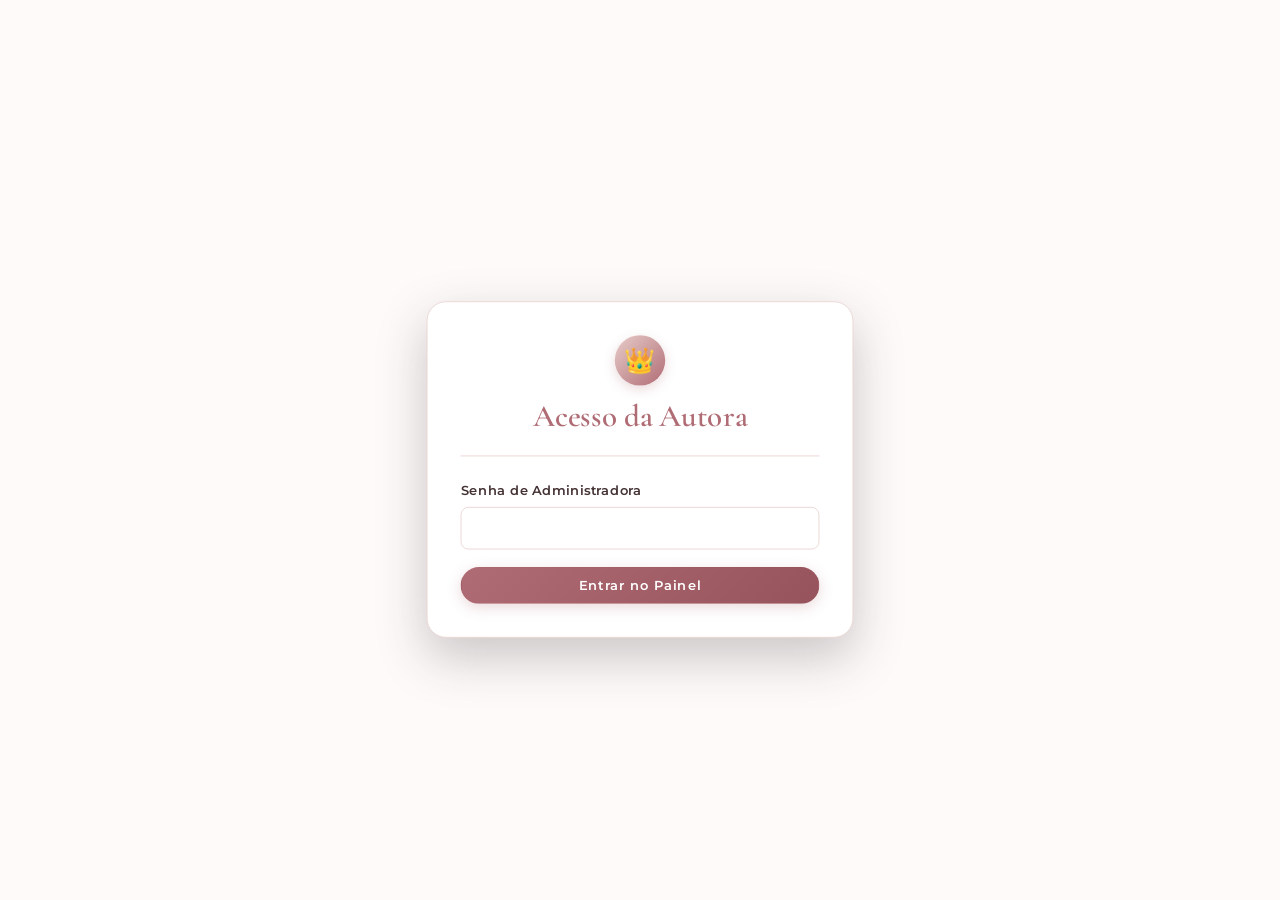
<file: acesso-restrito-2026.html>
<!DOCTYPE html>
<html lang="pt-BR">
<head>
  <meta charset="UTF-8" />
  <meta name="viewport" content="width=device-width, initial-scale=1.0" />
  <title>Acesso Restrito</title>
  <link rel="stylesheet" href="css/style.css" />
  <meta name="robots" content="noindex, nofollow" />
</head>
<body style="display: flex; justify-content: center; align-items: center; height: 100vh; background: #fdfaf9;">
  <div class="modal-card modal-card-sm" style="display: block; position: relative;">
    <div class="modal-head">
      <div class="modal-icon-badge">👑</div>
      <h2>Acesso da Autora</h2>
    </div>
    <form id="login-form">
      <div class="form-group" style="text-align: left;">
        <label for="password">Senha de Administradora</label>
        <input type="password" id="password" class="form-input" required />
      </div>
      <div id="error-msg" style="color: red; margin-bottom: 10px; display: none;">Senha incorreta.</div>
      <button type="submit" class="btn btn-primary" style="width: 100%;">Entrar no Painel</button>
    </form>
  </div>
  <script>
    document.getElementById('login-form').addEventListener('submit', async (e) => {
      e.preventDefault();
      const pwd = document.getElementById('password').value;
      const res = await fetch('/api/login', {
        method: 'POST',
        headers: { 'Content-Type': 'application/json' },
        body: JSON.stringify({ password: pwd })
      });
      if (res.ok) {
        window.location.href = '/gestao-secreta-2026.html';
      } else {
        document.getElementById('error-msg').style.display = 'block';
      }
    });
  </script>
</body>
</html>
</file>
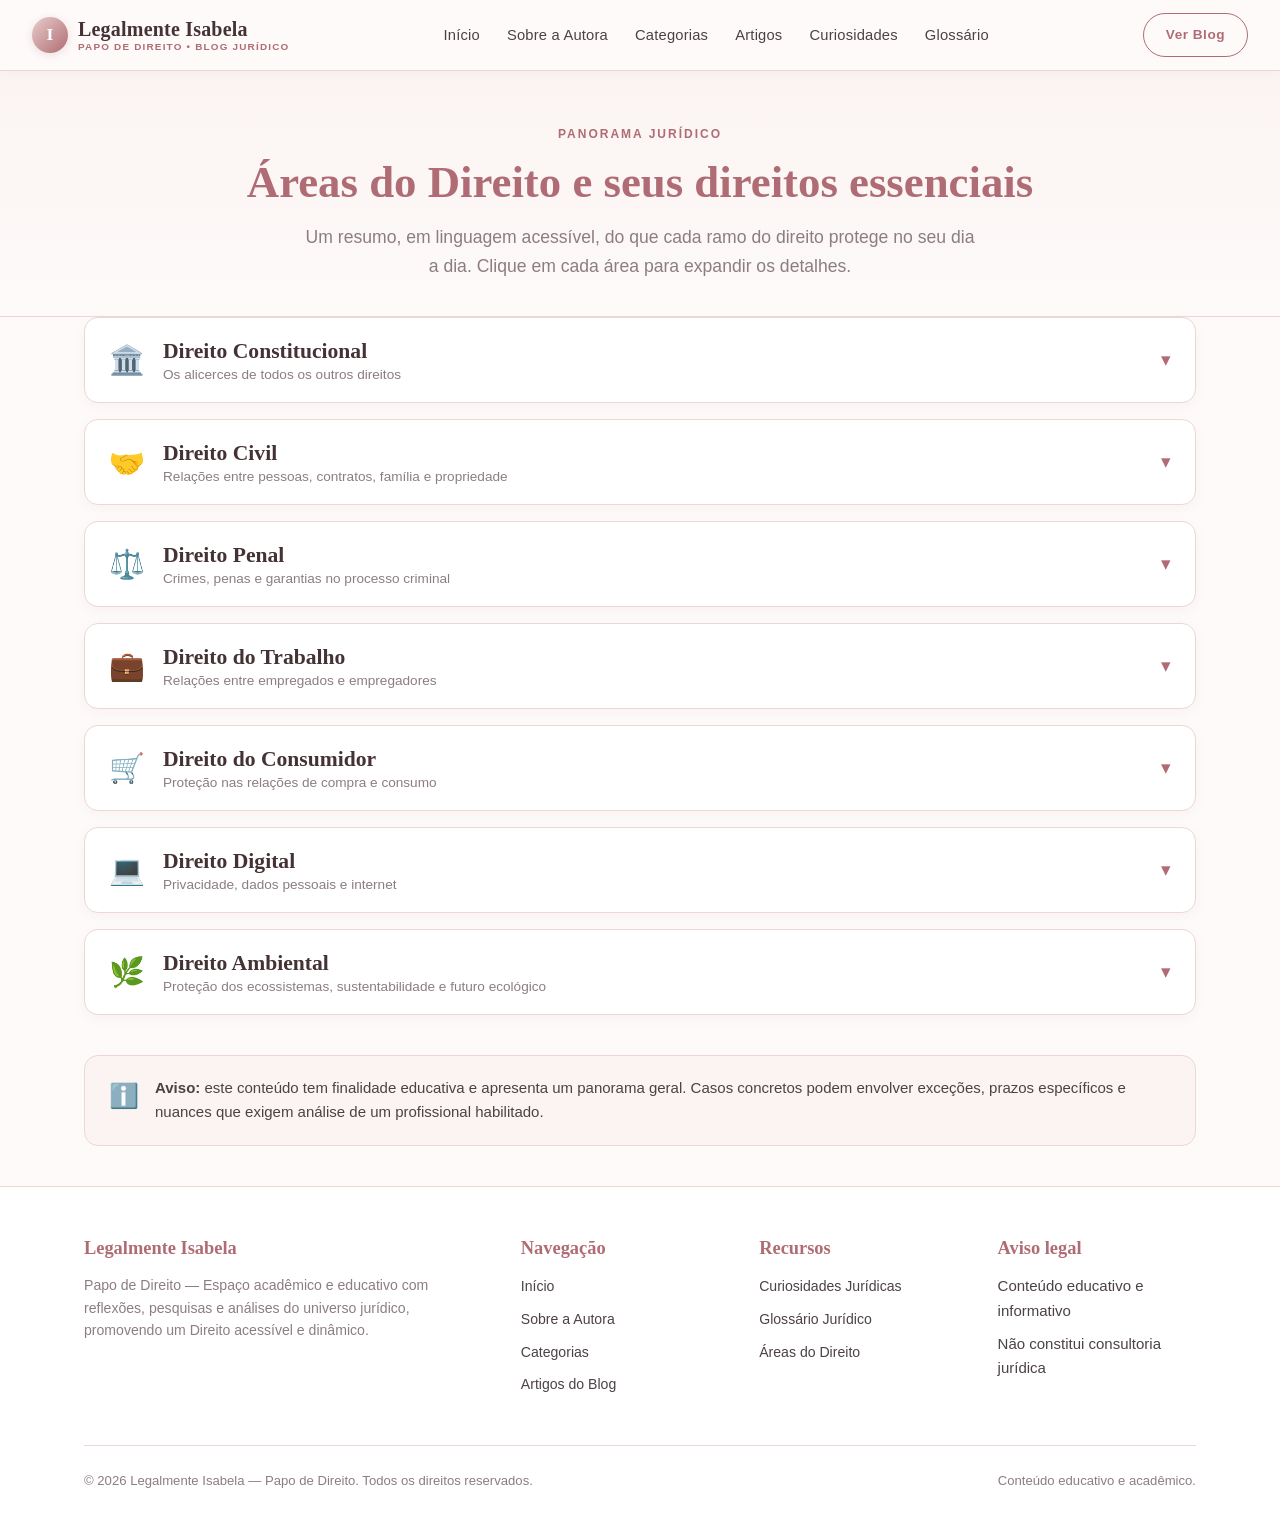
<file: direitos.html>
<!DOCTYPE html>
<html lang="pt-BR">

<head>
  <meta charset="UTF-8" />
  <meta name="viewport" content="width=device-width, initial-scale=1.0" />
  <title>Áreas do Direito — Legalmente Isabela</title>
  <meta name="description"
    content="Panorama das principais áreas do direito: civil, penal, trabalhista, consumidor, digital, ambiental e constitucional." />
  <link rel="icon" type="image/svg+xml" href="assets/favicon.svg" />
  <link rel="alternate icon" href="favicon.svg" />
  <meta property="og:type" content="article" />
  <meta property="og:title" content="Áreas do Direito e seus Direitos Essenciais — Legalmente Isabela" />
  <meta property="og:description"
    content="Guia em linguagem clara sobre os ramos do direito: civil, penal, trabalhista, consumidor, digital e ambiental." />
  <meta property="og:image" content="assets/img/banner-hero.png" />
  <link rel="stylesheet" href="css/style.css" />
  <meta http-equiv="Content-Security-Policy"
    content="default-src 'self'; style-src 'self' 'unsafe-inline' https://fonts.googleapis.com; font-src 'self' https://fonts.gstatic.com data:; img-src 'self' data: blob:; script-src 'self' 'unsafe-inline';" />
  <meta http-equiv="X-Content-Type-Options" content="nosniff" />
  <meta name="referrer" content="strict-origin-when-cross-origin" />
</head>

<body>

  <header class="site-header">
    <div class="container">
      <a href="index.html" class="brand-wrapper">
        <span class="brand-icon">I</span>
        <div class="brand-text">
          <span class="brand-title">Legalmente Isabela</span>
          <span class="brand-subtitle">Papo de Direito • Blog Jurídico</span>
        </div>
      </a>
      <button class="nav-toggle" aria-label="Abrir menu">☰</button>
      <nav class="main-nav">
        <a href="index.html">Início</a>
        <a href="index.html#sobre-autora">Sobre a Autora</a>
        <a href="index.html#categorias">Categorias</a>
        <a href="index.html#artigos-section">Artigos</a>
        <a href="curiosidades.html">Curiosidades</a>
        <a href="glossario.html">Glossário</a>
      </nav>
      <div class="header-actions">
        <a href="index.html#artigos-section" class="btn btn-outline">Ver Blog</a>
      </div>
    </div>
  </header>

  <section class="page-hero">
    <div class="container">
      <span class="eyebrow">Panorama jurídico</span>
      <h1>Áreas do Direito e seus direitos essenciais</h1>
      <p>Um resumo, em linguagem acessível, do que cada ramo do direito protege no seu dia a dia. Clique em cada área
        para expandir os detalhes.</p>
    </div>
  </section>

  <section>
    <div class="container">

      <div class="area-block">
        <button class="area-head">
          <span class="icon">🏛️</span>
          <span class="titles">
            <h3>Direito Constitucional</h3>
            <span class="sub">Os alicerces de todos os outros direitos</span>
          </span>
          <span class="chevron">▾</span>
        </button>
        <div class="area-body">
          <ul>
            <li>Garante direitos e garantias fundamentais: vida, liberdade, igualdade, segurança e propriedade.</li>
            <li>Organiza os Poderes do Estado (Executivo, Legislativo e Judiciário) e suas competências.</li>
            <li>Prevê remédios constitucionais, como habeas corpus, mandado de segurança e habeas data.</li>
            <li>Estabelece os direitos sociais: educação, saúde, trabalho, moradia, lazer e segurança.</li>
          </ul>
          <p class="base-legal">Base legal: Constituição Federal de 1988, art. 5º e seguintes.</p>
        </div>
      </div>

      <div class="area-block">
        <button class="area-head">
          <span class="icon">🤝</span>
          <span class="titles">
            <h3>Direito Civil</h3>
            <span class="sub">Relações entre pessoas, contratos, família e propriedade</span>
          </span>
          <span class="chevron">▾</span>
        </button>
        <div class="area-body">
          <ul>
            <li>Regula contratos, obrigações, responsabilidade civil e reparação por danos.</li>
            <li>Trata de direito de família: casamento, união estável, guarda de filhos e divórcio.</li>
            <li>Disciplina sucessões: como um patrimônio é transmitido após o falecimento (herança e testamento).</li>
            <li>Define direitos de propriedade, posse e formas de aquisição, como o usucapião.</li>
          </ul>
          <p class="base-legal">Base legal: Código Civil (Lei nº 10.406/2002).</p>
        </div>
      </div>

      <div class="area-block">
        <button class="area-head">
          <span class="icon">⚖️</span>
          <span class="titles">
            <h3>Direito Penal</h3>
            <span class="sub">Crimes, penas e garantias no processo criminal</span>
          </span>
          <span class="chevron">▾</span>
        </button>
        <div class="area-body">
          <ul>
            <li>Define quais condutas são consideradas crimes e as respectivas penas previstas em lei.</li>
            <li>Assegura princípios como presunção de inocência e direito ao contraditório e à ampla defesa.</li>
            <li>Ninguém pode ser punido por conduta que não era crime no momento em que foi praticada (princípio da
              legalidade).</li>
            <li>O Tribunal do Júri julga os crimes dolosos contra a vida.</li>
          </ul>
          <p class="base-legal">Base legal: Código Penal (Decreto-Lei nº 2.848/1940) e Constituição Federal, art. 5º.
          </p>
        </div>
      </div>

      <div class="area-block">
        <button class="area-head">
          <span class="icon">💼</span>
          <span class="titles">
            <h3>Direito do Trabalho</h3>
            <span class="sub">Relações entre empregados e empregadores</span>
          </span>
          <span class="chevron">▾</span>
        </button>
        <div class="area-body">
          <ul>
            <li>Garante direitos como férias remuneradas, 13º salário, FGTS e limite de jornada de trabalho.</li>
            <li>Regula normas de segurança e saúde no ambiente de trabalho.</li>
            <li>Prevê o aviso prévio e regras para rescisão do contrato de trabalho.</li>
            <li>Protege a licença-maternidade e a licença-paternidade.</li>
          </ul>
          <p class="base-legal">Base legal: Consolidação das Leis do Trabalho — CLT (Decreto-Lei nº 5.452/1943).</p>
        </div>
      </div>

      <div class="area-block">
        <button class="area-head">
          <span class="icon">🛒</span>
          <span class="titles">
            <h3>Direito do Consumidor</h3>
            <span class="sub">Proteção nas relações de compra e consumo</span>
          </span>
          <span class="chevron">▾</span>
        </button>
        <div class="area-body">
          <ul>
            <li>Garante direito à informação clara sobre produtos e serviços.</li>
            <li>Prevê prazo de 7 dias para arrependimento em compras feitas fora do estabelecimento (internet,
              telefone).</li>
            <li>Estabelece prazos de garantia legal para produtos duráveis e não duráveis.</li>
            <li>Protege contra publicidade enganosa e práticas comerciais abusivas.</li>
          </ul>
          <p class="base-legal">Base legal: Código de Defesa do Consumidor — CDC (Lei nº 8.078/1990).</p>
        </div>
      </div>

      <div class="area-block">
        <button class="area-head">
          <span class="icon">💻</span>
          <span class="titles">
            <h3>Direito Digital</h3>
            <span class="sub">Privacidade, dados pessoais e internet</span>
          </span>
          <span class="chevron">▾</span>
        </button>
        <div class="area-body">
          <ul>
            <li>Regula a coleta, o uso e o armazenamento de dados pessoais por empresas e órgãos públicos.</li>
            <li>Garante direitos como acesso, correção e exclusão dos próprios dados pessoais.</li>
            <li>O Marco Civil da Internet estabelece princípios como neutralidade de rede e liberdade de expressão
              online.</li>
            <li>Discute temas emergentes, como o direito ao esquecimento e a responsabilidade de plataformas digitais.
            </li>
          </ul>
          <p class="base-legal">Base legal: Lei Geral de Proteção de Dados — LGPD (Lei nº 13.709/2018) e Marco Civil da
            Internet (Lei nº 12.965/2014).</p>
        </div>
      </div>

      <div class="area-block">
        <button class="area-head">
          <span class="icon">🌿</span>
          <span class="titles">
            <h3>Direito Ambiental</h3>
            <span class="sub">Proteção dos ecossistemas, sustentabilidade e futuro ecológico</span>
          </span>
          <span class="chevron">▾</span>
        </button>
        <div class="area-body">
          <ul>
            <li>Consagra o direito ao meio ambiente ecologicamente equilibrado como bem de uso comum do povo e essencial
              à sadia qualidade de vida (art. 225 da CF/88).</li>
            <li>Estabelece os princípios fundamentais da prevenção, da precaução (<em>in dubio pro natura</em>) e do
              poluidor-pagador.</li>
            <li>Regulamenta o licenciamento ambiental e a exigência de Estudo Prévio de Impacto Ambiental (EIA/RIMA)
              para atividades potencialmente poluidoras.</li>
            <li>Define a responsabilidade civil objetiva e solidária por danos ecológicos (teoria do risco integral),
              além de sanções penais e administrativas.</li>
            <li>Protege unidades de conservação, recursos hídricos, fauna, flora e biomas nacionais como a Amazônia e a
              Mata Atlântica.</li>
          </ul>
          <p class="base-legal">Base legal: Constituição Federal de 1988 (art. 225), Política Nacional do Meio Ambiente
            (Lei nº 6.938/1981), Lei de Crimes Ambientais (Lei nº 9.605/1998) e Código Florestal (Lei nº 12.651/2012).
          </p>
        </div>
      </div>

    </div>
  </section>

  <section class="alt-bg">
    <div class="container">
      <div class="disclaimer">
        <span class="ico">ℹ️</span>
        <div>
          <strong>Aviso:</strong> este conteúdo tem finalidade educativa e apresenta um panorama geral. Casos concretos
          podem envolver exceções, prazos específicos e nuances que exigem análise de um profissional habilitado.
        </div>
      </div>
    </div>
  </section>

  <footer class="site-footer">
    <div class="container">
      <div class="footer-grid">
        <div>
          <h4>Legalmente Isabela</h4>
          <p>Papo de Direito — Espaço acadêmico e educativo com reflexões, pesquisas e análises do universo jurídico,
            promovendo um Direito acessível e dinâmico.</p>
        </div>
        <div>
          <h4>Navegação</h4>
          <ul>
            <li><a href="index.html">Início</a></li>
            <li><a href="index.html#sobre-autora">Sobre a Autora</a></li>
            <li><a href="index.html#categorias">Categorias</a></li>
            <li><a href="index.html#artigos-section">Artigos do Blog</a></li>
          </ul>
        </div>
        <div>
          <h4>Recursos</h4>
          <ul>
            <li><a href="curiosidades.html">Curiosidades Jurídicas</a></li>
            <li><a href="glossario.html">Glossário Jurídico</a></li>
            <li><a href="direitos.html">Áreas do Direito</a></li>
          </ul>
        </div>
        <div>
          <h4>Aviso legal</h4>
          <ul>
            <li>Conteúdo educativo e informativo</li>
            <li>Não constitui consultoria jurídica</li>
          </ul>
        </div>
      </div>
      <div class="footer-bottom">
        <span>© <span id="year"></span> Legalmente Isabela — Papo de Direito. Todos os direitos reservados.</span>
        <span>Conteúdo educativo e acadêmico.</span>
      </div>
    </div>
  </footer>

  <script src="js/script.js"></script>
</body>

</html>
</file>
<file: css/style.css>
/* ==========================================================================
   LEGALMENTE ISABELA — PAPO DE DIREITO | BLOG JURÍDICO
   Design System & Estilos Globais
   Identidade: Nude, Rosê Gold, Terracotta Suave, Mármore & Editorial Sofisticado
   ========================================================================== */

@import url('https://fonts.googleapis.com/css2?family=Cinzel:wght@400;600;700&family=Cormorant+Garamond:ital,wght@0,400;0,600;0,700;1,400&family=Montserrat:wght@300;400;500;600;700&display=swap');

:root {
  /* Paleta Rosê / Nude / Terracotta Editorial */
  --bg-page: #fdfaf9;
  --bg-alt: #f8f1ef;
  --bg-card: #ffffff;
  --bg-soft-blush: #fbf4f2;
  
  --rose-primary: #b06c74;
  --rose-hover: #97535b;
  --rose-dark: #7c3f46;
  --rose-light: #e8cdca;
  --rose-subtle: #f4e5e2;
  
  --gold-accent: #c99b82;
  --gold-light: #e8d5c8;
  
  --text-title: #443234;
  --text-heading-rose: #b06c74;
  --text-body: #4c4244;
  --text-muted: #8c7d80;
  --text-light: #a39598;
  
  --border-light: #ebd8d5;
  --border-focus: #b06c74;
  
  --radius-sm: 8px;
  --radius-md: 14px;
  --radius-lg: 20px;
  --radius-pill: 9999px;
  
  --shadow-sm: 0 4px 12px rgba(176, 108, 116, 0.05);
  --shadow-md: 0 10px 25px rgba(176, 108, 116, 0.08);
  --shadow-hover: 0 16px 36px rgba(176, 108, 116, 0.14);
  
  --font-serif-display: 'Cinzel', serif;
  --font-serif: 'Cormorant Garamond', Georgia, serif;
  --font-sans: 'Montserrat', -apple-system, BlinkMacSystemFont, "Segoe UI", Roboto, sans-serif;
  
  --max-w: 1160px;
  --transition-fast: 0.2s ease;
  --transition-normal: 0.3s ease;
}

/* Reset básico */
*, *::before, *::after {
  box-sizing: border-box;
  margin: 0;
  padding: 0;
}

html {
  scroll-behavior: smooth;
}

body {
  font-family: var(--font-sans);
  background-color: var(--bg-page);
  color: var(--text-body);
  line-height: 1.65;
  font-size: 15px;
  -webkit-font-smoothing: antialiased;
}

/* Tipografia */
h1, h2, h3, h4, .serif-title {
  font-family: var(--font-serif);
  color: var(--text-title);
  font-weight: 600;
  line-height: 1.25;
}

p {
  margin-bottom: 1rem;
}

a {
  color: inherit;
  text-decoration: none;
  transition: color var(--transition-fast);
}

img {
  max-width: 100%;
  height: auto;
  display: block;
}

.container {
  width: 100%;
  max-width: var(--max-w);
  margin: 0 auto;
  padding: 0 24px;
}

/* ===== Botões & Controles ===== */
.btn {
  display: inline-flex;
  align-items: center;
  justify-content: center;
  gap: 8px;
  font-family: var(--font-sans);
  font-size: 0.85rem;
  font-weight: 600;
  letter-spacing: 0.5px;
  padding: 10px 22px;
  border-radius: var(--radius-pill);
  border: 1px solid transparent;
  cursor: pointer;
  transition: all var(--transition-normal);
  text-align: center;
}

.btn-primary {
  background: linear-gradient(135deg, var(--rose-primary), var(--rose-hover));
  color: #ffffff;
  box-shadow: 0 4px 14px rgba(176, 108, 116, 0.25);
}

.btn-primary:hover {
  background: linear-gradient(135deg, var(--rose-hover), var(--rose-dark));
  transform: translateY(-2px);
  box-shadow: 0 6px 18px rgba(176, 108, 116, 0.35);
  color: #ffffff;
}

.btn-outline {
  background: transparent;
  color: var(--rose-primary);
  border-color: var(--rose-primary);
}

.btn-outline:hover {
  background: var(--rose-primary);
  color: #ffffff;
  transform: translateY(-2px);
}

.btn-gold {
  background: linear-gradient(135deg, #cfa38a, #b06c74);
  color: #ffffff;
  box-shadow: 0 4px 14px rgba(176, 108, 116, 0.25);
}

.btn-gold:hover {
  background: linear-gradient(135deg, #b06c74, #97535b);
  color: #ffffff;
  transform: translateY(-2px);
}

.btn-text-danger {
  background: transparent;
  color: #c9444d;
  border: none;
  font-size: 0.85rem;
  cursor: pointer;
  padding: 8px 14px;
  border-radius: var(--radius-sm);
  transition: background var(--transition-fast);
}

.btn-text-danger:hover {
  background: #fde8e8;
}

/* ===== Header & Navegação do Blog ===== */
.site-header {
  background: rgba(253, 250, 249, 0.98);
  backdrop-filter: blur(14px);
  position: sticky;
  top: 0;
  z-index: 1000;
  border-bottom: 1px solid var(--border-light);
  box-shadow: 0 2px 10px rgba(176, 108, 116, 0.05);
  transition: all var(--transition-normal);
}

.site-header .container,
.site-header .header-container {
  display: flex;
  align-items: center;
  justify-content: space-between;
  min-height: 70px;
  height: 70px;
  max-width: 1360px;
  padding: 0 clamp(16px, 2.5vw, 32px);
  gap: 14px;
  box-sizing: border-box;
}

/* Logotipo (para páginas secundárias) */
.brand, .brand-wrapper {
  display: inline-flex;
  align-items: center;
  gap: 10px;
  flex-shrink: 0;
  text-decoration: none;
}

.mark, .brand-icon {
  width: 36px;
  height: 36px;
  min-width: 36px;
  border-radius: 50%;
  background: linear-gradient(135deg, var(--rose-light), var(--rose-primary));
  display: flex;
  align-items: center;
  justify-content: center;
  color: #ffffff;
  font-family: var(--font-serif-display);
  font-size: 1.1rem;
  font-weight: 700;
  box-shadow: 0 2px 8px rgba(176, 108, 116, 0.2);
  flex-shrink: 0;
}

.brand-text {
  display: flex;
  flex-direction: column;
  justify-content: center;
}

.brand-title {
  font-family: var(--font-serif);
  font-size: 1.25rem;
  font-weight: 700;
  color: var(--text-title);
  letter-spacing: 0.2px;
  line-height: 1.15;
  white-space: nowrap !important;
}

.brand-subtitle, .brand small {
  font-size: 0.62rem;
  font-weight: 600;
  letter-spacing: 1.2px;
  text-transform: uppercase;
  color: var(--rose-primary);
  display: block;
  white-space: nowrap !important;
  line-height: 1.2;
}

/* Menu de Navegação Principal */
.main-nav {
  display: flex;
  align-items: center;
  gap: clamp(12px, 1.8vw, 26px);
  flex-shrink: 0;
  margin: 0;
}

.main-nav a {
  font-size: 0.92rem;
  font-weight: 500;
  color: var(--text-body);
  position: relative;
  padding: 8px 2px;
  white-space: nowrap !important; /* IMPEDE TOTALMENTE QUEBRA DE LINHA COMO 'Sobre a Autora' */
  letter-spacing: 0.2px;
  transition: color var(--transition-fast);
}

.main-nav a:hover,
.main-nav a.active {
  color: var(--rose-primary);
  font-weight: 600;
}

.main-nav a::after {
  content: '';
  position: absolute;
  bottom: -2px;
  left: 0;
  width: 0;
  height: 2px;
  background: var(--rose-primary);
  transition: width var(--transition-fast);
}

.main-nav a:hover::after,
.main-nav a.active::after {
  width: 100%;
}

/* Ações do Cabeçalho e Controles Administrativos */
.header-actions {
  display: inline-flex;
  align-items: center;
  gap: 8px;
  flex-shrink: 0;
  white-space: nowrap !important;
}

.admin-logged-controls {
  display: inline-flex;
  align-items: center;
  gap: 8px;
  flex-wrap: nowrap !important;
  white-space: nowrap !important;
}

.btn-nav-admin {
  font-family: var(--font-sans);
  font-size: 0.8rem;
  font-weight: 600;
  height: 38px;
  padding: 0 15px;
  border-radius: var(--radius-pill);
  cursor: pointer;
  display: inline-flex;
  align-items: center;
  justify-content: center;
  gap: 6px;
  white-space: nowrap !important; /* IMPEDE QUEBRA DE LINHA DE 'Nova Publicação' */
  transition: all var(--transition-fast);
  border: 1px solid transparent;
  line-height: 1;
  box-sizing: border-box;
}

.btn-nav-icon {
  font-size: 0.92rem;
  line-height: 1;
}

.btn-nav-publish {
  background: linear-gradient(135deg, var(--rose-primary), var(--rose-hover));
  color: #ffffff;
  box-shadow: 0 3px 10px rgba(176, 108, 116, 0.28);
}

.btn-nav-publish:hover {
  background: linear-gradient(135deg, var(--rose-hover), var(--rose-dark));
  transform: translateY(-1px);
  box-shadow: 0 5px 14px rgba(176, 108, 116, 0.38);
  color: #ffffff;
}

.btn-nav-panel {
  background: var(--bg-soft-blush);
  color: var(--rose-primary);
  border: 1px solid rgba(176, 108, 116, 0.35);
  height: 38px;
  padding: 0 13px;
}

.btn-nav-panel:hover {
  background: var(--rose-primary);
  color: #ffffff;
  border-color: var(--rose-primary);
  transform: translateY(-1px);
}

.admin-badge-pill {
  display: inline-flex;
  align-items: center;
  gap: 6px;
  height: 38px;
  background: linear-gradient(135deg, #fdf4f2, #f6ded9);
  border: 1px solid #e8cec8;
  padding: 0 12px;
  border-radius: var(--radius-pill);
  font-size: 0.78rem;
  font-weight: 700;
  color: #7d3f47;
  white-space: nowrap !important;
  box-shadow: 0 1px 4px rgba(176, 108, 116, 0.08);
  box-sizing: border-box;
}

.btn-logout-small {
  background: none;
  border: none;
  color: var(--rose-primary);
  font-family: var(--font-sans);
  font-size: 0.74rem;
  font-weight: 700;
  cursor: pointer;
  padding: 2px 4px;
  border-radius: 4px;
  text-decoration: underline;
  transition: all var(--transition-fast);
}

.btn-logout-small:hover {
  background: rgba(176, 108, 116, 0.15);
  color: var(--rose-dark);
}

.btn-admin-login-trigger {
  font-size: 0.82rem;
  padding: 0 18px;
  height: 38px;
  white-space: nowrap !important;
  display: inline-flex;
  align-items: center;
  justify-content: center;
  box-sizing: border-box;
}

.nav-toggle {
  display: none;
  background: var(--bg-soft-blush);
  border: 1px solid var(--border-light);
  border-radius: var(--radius-sm);
  width: 38px;
  height: 38px;
  padding: 0;
  font-size: 1.2rem;
  color: var(--rose-primary);
  cursor: pointer;
  align-items: center;
  justify-content: center;
  line-height: 1;
  transition: all var(--transition-fast);
  box-sizing: border-box;
}

.nav-toggle:hover {
  background: var(--rose-primary);
  color: #ffffff;
  border-color: var(--rose-primary);
}

/* ==========================================================================
   BANNER HERO EM HTML & CSS PURO (Referência Imagem 1)
   ========================================================================== */
.hero-banner-section {
  padding: 24px 0 10px;
  background: linear-gradient(180deg, #fbf4f2 0%, var(--bg-page) 100%);
}

.hero-canvas {
  position: relative;
  min-height: 440px;
  border-radius: var(--radius-lg);
  overflow: hidden;
  border: 1px solid rgba(220, 185, 178, 0.65);
  background: 
    radial-gradient(circle at 18% 28%, rgba(255, 255, 255, 0.85) 0%, transparent 55%),
    radial-gradient(circle at 82% 75%, rgba(246, 222, 218, 0.5) 0%, transparent 60%),
    linear-gradient(135deg, #fdf7f6 0%, #fceedc 35%, #f7e3e0 70%, #faece9 100%);
  box-shadow: 0 16px 42px rgba(176, 108, 116, 0.12), 0 2px 10px rgba(176, 108, 116, 0.05);
}

/* Sombra botânica suave de folhagens ao fundo superior esquerdo */
.hero-shadow-foliage {
  position: absolute;
  top: -50px;
  left: -50px;
  width: 380px;
  height: 380px;
  background: 
    radial-gradient(circle at 35% 35%, rgba(165, 96, 104, 0.11) 0%, transparent 45%),
    radial-gradient(ellipse at 60% 40%, rgba(165, 96, 104, 0.07) 0%, transparent 50%),
    radial-gradient(ellipse at 40% 70%, rgba(165, 96, 104, 0.06) 0%, transparent 50%);
  filter: blur(20px);
  pointer-events: none;
  z-index: 1;
}

.hero-canvas-inner {
  position: relative;
  z-index: 2;
  display: flex;
  align-items: center;
  justify-content: space-between;
  padding: 44px 50px 48px 65px;
  min-height: 440px;
}

/* Bloco Tipográfico (Esquerda) */
.hero-typography-block {
  display: flex;
  flex-direction: column;
  align-items: flex-start;
  max-width: 530px;
  z-index: 3;
}

.hero-brand-top {
  font-family: var(--font-serif-display);
  font-size: 1.18rem;
  font-weight: 600;
  letter-spacing: 0.52em;
  color: #a45a64;
  text-transform: uppercase;
  margin-bottom: 4px;
}

.hero-brand-name {
  font-family: var(--font-serif);
  font-size: clamp(3.6rem, 6.2vw, 5.6rem);
  font-weight: 700;
  letter-spacing: 0.04em;
  color: #984c56;
  line-height: 0.92;
  margin: 0 0 16px 0;
  text-shadow: 0 2px 14px rgba(176, 108, 116, 0.12);
}

.hero-brand-divider {
  display: flex;
  align-items: center;
  gap: 16px;
  width: 100%;
  max-width: 440px;
  margin-bottom: 14px;
}

.hero-brand-divider .divider-line {
  flex: 1;
  height: 1px;
  background: linear-gradient(90deg, rgba(207, 156, 149, 0.1), #cf9c95 50%, rgba(207, 156, 149, 0.1));
}

.hero-brand-divider .divider-diamond {
  color: #b06c74;
  font-size: 0.95rem;
  line-height: 1;
  display: inline-block;
}

.hero-brand-tagline {
  font-family: var(--font-sans);
  font-size: clamp(0.72rem, 1.15vw, 0.86rem);
  font-weight: 600;
  letter-spacing: 0.38em;
  color: #8c6569;
  text-transform: uppercase;
  margin: 0;
}

/* Bloco Visual (Centro e Direita) */
.hero-visual-block {
  display: flex;
  align-items: flex-end;
  gap: 26px;
  position: relative;
  z-index: 3;
}

/* Balança da Justiça em Ouro Rosê */
.hero-scale-wrapper {
  width: 210px;
  height: 255px;
  display: flex;
  align-items: flex-end;
  justify-content: center;
  filter: drop-shadow(0 10px 18px rgba(176, 108, 116, 0.16));
  transition: transform 0.4s ease;
}

.hero-scale-wrapper:hover {
  transform: translateY(-4px) scale(1.02);
}

.hero-scale-svg {
  width: 100%;
  height: auto;
  max-height: 255px;
}

/* Arranjo de Livros e Flores */
.hero-books-arrangement {
  position: relative;
  display: flex;
  align-items: flex-end;
  margin-bottom: 6px;
}

/* Flores secas decorativas */
.hero-florals-svg {
  position: absolute;
  right: -8px;
  bottom: 130px;
  width: 125px;
  height: 210px;
  pointer-events: none;
  z-index: 1;
  opacity: 0.92;
  filter: drop-shadow(0 2px 6px rgba(176, 108, 116, 0.1));
}

/* Estante de Livros */
.hero-books-shelf {
  display: flex;
  align-items: flex-end;
  gap: 3px;
  position: relative;
  z-index: 2;
}

.spine-book {
  width: 28px;
  border-radius: 4px 4px 2px 2px;
  box-shadow: 
    -2px 4px 10px rgba(176, 108, 116, 0.16), 
    inset 2px 0 4px rgba(255, 255, 255, 0.6), 
    inset -2px 0 4px rgba(0, 0, 0, 0.08);
  display: flex;
  flex-direction: column;
  align-items: center;
  justify-content: space-between;
  padding: 10px 2px;
  border-left: 1px solid rgba(255, 255, 255, 0.7);
  border-right: 1px solid rgba(0, 0, 0, 0.06);
  cursor: pointer;
  transition: transform 0.3s cubic-bezier(0.34, 1.56, 0.64, 1);
}

.spine-book:hover {
  transform: translateY(-8px);
}

.spine-penal {
  height: 182px;
  background: linear-gradient(180deg, #eed5d2 0%, #e2bdb9 100%);
}

.spine-civil {
  height: 188px;
  background: linear-gradient(180deg, #e6c5c2 0%, #d8aba7 100%);
}

.spine-const {
  height: 180px;
  background: linear-gradient(180deg, #dfb4b0 0%, #cf9a95 100%);
}

.spine-trab {
  height: 176px;
  background: linear-gradient(180deg, #ebd1ce 0%, #dfbabc 100%);
}

.spine-ambiental {
  height: 184px;
  background: linear-gradient(180deg, #dde3db 0%, #c4cec0 100%);
}

.spine-ribs {
  width: 80%;
  height: 4px;
  border-top: 1px solid #d4af94;
  border-bottom: 1px solid #d4af94;
  opacity: 0.85;
}

.spine-title-vertical {
  writing-mode: vertical-rl;
  transform: rotate(180deg);
  font-family: var(--font-serif-display);
  font-size: 0.54rem;
  font-weight: 700;
  letter-spacing: 2px;
  color: #7b4149;
  opacity: 0.88;
}

.spine-icon {
  font-size: 0.75rem;
  opacity: 0.85;
}

/* Vaso em cerâmica clássica */
.hero-vase {
  width: 34px;
  height: 115px;
  background: linear-gradient(135deg, #ffffff 0%, #f6e6e2 50%, #e6cbc6 100%);
  border-radius: 5px 5px 12px 12px;
  box-shadow: 4px 6px 14px rgba(176, 108, 116, 0.16);
  margin-left: 6px;
  position: relative;
  z-index: 2;
  border: 1px solid rgba(255, 255, 255, 0.8);
}

/* Detalhe de papelaria no canto inferior esquerdo */
.hero-stationery-corner {
  position: absolute;
  left: 36px;
  bottom: -16px;
  display: flex;
  align-items: flex-end;
  gap: 8px;
  pointer-events: none;
  z-index: 2;
  opacity: 0.88;
}

.hero-notebook {
  width: 110px;
  height: 46px;
  background: linear-gradient(135deg, #faece9 0%, #f3dcd8 100%);
  border-radius: 6px 6px 0 0;
  border: 1px solid #ead0cc;
  box-shadow: 0 4px 14px rgba(176, 108, 116, 0.12);
  position: relative;
  transform: perspective(300px) rotateX(25deg) rotateZ(-6deg);
}

.notebook-ribbon {
  width: 9px;
  height: 100%;
  background: #d49890;
  margin-left: 20px;
}

.hero-pen {
  width: 95px;
  height: 6px;
  background: linear-gradient(90deg, #e6b8ae 0%, #ffffff 40%, #c47d70 85%, #8f463c 100%);
  border-radius: 3px;
  box-shadow: 0 3px 6px rgba(176, 108, 116, 0.22);
  transform: rotate(-10deg) translateY(-14px);
  position: relative;
  z-index: 3;
}

/* Page Hero padrão para páginas secundárias */
.page-hero {
  background: linear-gradient(180deg, var(--bg-soft-blush) 0%, var(--bg-page) 100%);
  padding: 50px 0 35px;
  border-bottom: 1px solid var(--border-light);
  text-align: center;
}

.eyebrow {
  display: inline-block;
  font-size: 0.75rem;
  font-weight: 700;
  letter-spacing: 2px;
  text-transform: uppercase;
  color: var(--rose-primary);
  margin-bottom: 10px;
}

.page-hero h1 {
  font-family: var(--font-serif);
  font-size: 2.8rem;
  color: var(--rose-primary);
  margin-bottom: 12px;
}

.page-hero p {
  max-width: 680px;
  margin: 0 auto;
  font-size: 1.1rem;
  color: var(--text-muted);
}

/* ===== Seção Boas-Vindas (Referência Imagem 2) ===== */
.welcome-section {
  padding: 65px 0 45px;
  text-align: center;
}

.welcome-inner {
  max-width: 780px;
  margin: 0 auto;
}

.welcome-title {
  font-family: var(--font-serif);
  font-size: 2.5rem;
  font-weight: 700;
  color: var(--rose-primary);
  margin-bottom: 18px;
  letter-spacing: -0.3px;
}

.welcome-lead {
  font-size: 1.22rem;
  font-weight: 400;
  color: var(--text-title);
  line-height: 1.6;
  margin-bottom: 24px;
}

.welcome-action a {
  display: inline-flex;
  align-items: center;
  gap: 6px;
  font-size: 0.95rem;
  font-weight: 600;
  color: var(--rose-primary);
  border-bottom: 2px solid var(--rose-light);
  padding-bottom: 2px;
  transition: all var(--transition-fast);
}

.welcome-action a:hover {
  color: var(--rose-dark);
  border-color: var(--rose-primary);
}

/* Linha divisória suave */
.section-divider {
  width: 100%;
  max-width: var(--max-w);
  margin: 0 auto;
  height: 1px;
  background: linear-gradient(90deg, transparent 0%, var(--border-light) 30%, var(--border-light) 70%, transparent 100%);
}

/* ===== Seção Sobre a Autora (Referência Imagem 3) ===== */
.author-section {
  padding: 60px 0;
  scroll-margin-top: 80px;
}

.nav-item-mobile-login {
  display: none;
}

.author-grid {
  display: grid;
  grid-template-columns: 360px 1fr;
  gap: 50px;
  align-items: center;
  background: var(--bg-card);
  padding: 44px;
  border-radius: var(--radius-lg);
  border: 1px solid var(--border-light);
  box-shadow: var(--shadow-sm);
}

/* Espaço da foto da autora (Vazio e Estilizado) */
.author-photo-container {
  display: flex;
  flex-direction: column;
  align-items: center;
}

.author-photo-frame {
  width: 100%;
  aspect-ratio: 4 / 5;
  border-radius: var(--radius-md);
  border: 2px dashed var(--rose-light);
  background: linear-gradient(135deg, #fcf7f6 0%, #f6ecea 100%);
  display: flex;
  align-items: center;
  justify-content: center;
  position: relative;
  overflow: hidden;
  box-shadow: inset 0 2px 10px rgba(176, 108, 116, 0.05);
  transition: all var(--transition-normal);
}

.author-photo-frame.has-photo {
  border: 3px solid var(--rose-light);
}

.author-img-loaded {
  width: 100%;
  height: 100%;
  object-fit: cover;
}

.photo-placeholder-box {
  text-align: center;
  padding: 24px;
}

.photo-icon {
  font-size: 2.8rem;
  margin-bottom: 12px;
  opacity: 0.8;
  filter: drop-shadow(0 2px 4px rgba(176, 108, 116, 0.15));
}

.photo-label {
  display: block;
  font-family: var(--font-serif);
  font-size: 1.15rem;
  font-weight: 600;
  color: var(--rose-primary);
  margin-bottom: 6px;
}

.photo-hint {
  display: block;
  font-size: 0.78rem;
  color: var(--text-muted);
}

.author-photo-actions {
  display: flex;
  gap: 10px;
  margin-top: 14px;
}

.btn-upload-photo {
  font-size: 0.78rem;
  padding: 6px 14px;
  border-radius: var(--radius-pill);
  background: var(--bg-soft-blush);
  border: 1px solid var(--border-light);
  color: var(--rose-primary);
  font-weight: 600;
  cursor: pointer;
  transition: all var(--transition-fast);
}

.btn-upload-photo:hover {
  background: var(--rose-primary);
  color: #ffffff;
}

.btn-remove-photo {
  font-size: 0.78rem;
  padding: 6px 14px;
  border-radius: var(--radius-pill);
  background: transparent;
  border: 1px solid #f2c7c7;
  color: #c9444d;
  cursor: pointer;
  transition: all var(--transition-fast);
}

.btn-remove-photo:hover {
  background: #fde8e8;
}

/* Informações biográficas */
.author-content-area .section-tag {
  display: inline-block;
  font-size: 0.72rem;
  font-weight: 600;
  letter-spacing: 2px;
  text-transform: uppercase;
  color: var(--gold-accent);
  margin-bottom: 8px;
}

.author-title {
  font-family: var(--font-serif);
  font-size: 2.4rem;
  font-weight: 700;
  color: var(--rose-primary);
  margin-bottom: 24px;
}

.author-bio p {
  font-size: 1.05rem;
  color: var(--text-body);
  line-height: 1.75;
  margin-bottom: 18px;
}

.author-badges {
  display: flex;
  flex-wrap: wrap;
  gap: 10px;
  margin-top: 24px;
}

.badge-item {
  display: inline-flex;
  align-items: center;
  gap: 6px;
  background: var(--bg-soft-blush);
  border: 1px solid var(--border-light);
  padding: 6px 14px;
  border-radius: var(--radius-pill);
  font-size: 0.8rem;
  font-weight: 600;
  color: var(--rose-dark);
}

/* ===== Seção Categorias (Referência Imagem 4) ===== */
.categories-section {
  padding: 60px 0;
}

.section-head-center {
  text-align: center;
  max-width: 650px;
  margin: 0 auto 40px;
}

.categories-title {
  font-family: var(--font-serif);
  font-size: 2.5rem;
  font-weight: 700;
  color: var(--rose-primary);
  margin-bottom: 10px;
}

.categories-sub {
  font-size: 1rem;
  color: var(--text-muted);
}

.categories-grid {
  display: grid;
  grid-template-columns: repeat(auto-fit, minmax(200px, 1fr));
  gap: 22px;
}

.category-card {
  background: var(--bg-card);
  border-radius: var(--radius-md);
  border: 1px solid var(--border-light);
  box-shadow: var(--shadow-sm);
  padding: 20px 16px 22px;
  text-align: center;
  display: flex;
  flex-direction: column;
  align-items: center;
  justify-content: space-between;
  text-decoration: none;
  cursor: pointer;
  transition: all var(--transition-normal);
  position: relative;
  overflow: hidden;
}

.category-card:hover {
  transform: translateY(-8px);
  box-shadow: var(--shadow-hover);
  border-color: var(--rose-light);
}

.category-card-img-wrap {
  width: 100%;
  display: flex;
  align-items: center;
  justify-content: center;
  margin-bottom: 14px;
}

.category-card-img {
  width: 100%;
  max-width: 190px;
  height: auto;
  border-radius: var(--radius-sm);
  transition: transform var(--transition-normal);
}

.category-card:hover .category-card-img {
  transform: scale(1.02);
}

.category-card-name {
  font-family: var(--font-sans);
  font-size: 1.05rem;
  font-weight: 700;
  color: var(--text-title);
  margin-top: 6px;
  transition: color var(--transition-fast);
}

.category-card:hover .category-card-name {
  color: var(--rose-primary);
}

/* ===== Seção Artigos & Publicações ===== */
.articles-section {
  padding: 60px 0 80px;
  background: var(--bg-alt);
  border-top: 1px solid var(--border-light);
}

.blog-controls-wrapper {
  display: flex;
  flex-direction: column;
  gap: 20px;
  margin-bottom: 34px;
}

.controls-top-row {
  display: flex;
  align-items: center;
  justify-content: space-between;
  flex-wrap: wrap;
  gap: 16px;
}

.search-box-wrap {
  position: relative;
  width: 100%;
  max-width: 380px;
}

.search-input {
  width: 100%;
  padding: 12px 18px 12px 42px;
  border-radius: var(--radius-pill);
  border: 1px solid var(--border-light);
  background: var(--bg-card);
  font-family: var(--font-sans);
  font-size: 0.9rem;
  color: var(--text-body);
  outline: none;
  transition: all var(--transition-fast);
}

.search-input:focus {
  border-color: var(--rose-primary);
  box-shadow: 0 0 0 3px rgba(176, 108, 116, 0.15);
}

.search-icon {
  position: absolute;
  left: 16px;
  top: 50%;
  transform: translateY(-50%);
  color: var(--text-muted);
  font-size: 1rem;
}

.category-pills-row {
  display: flex;
  align-items: center;
  gap: 10px;
  flex-wrap: wrap;
}

.category-pill {
  background: var(--bg-card);
  border: 1px solid var(--border-light);
  color: var(--text-body);
  padding: 8px 18px;
  border-radius: var(--radius-pill);
  font-size: 0.84rem;
  font-weight: 600;
  cursor: pointer;
  transition: all var(--transition-fast);
}

.category-pill:hover {
  border-color: var(--rose-primary);
  color: var(--rose-primary);
}

.category-pill.active {
  background: var(--rose-primary);
  color: #ffffff;
  border-color: var(--rose-primary);
  box-shadow: 0 4px 10px rgba(176, 108, 116, 0.25);
}

.articles-count-badge {
  font-size: 0.85rem;
  font-weight: 500;
  color: var(--text-muted);
}

/* Grid de Artigos */
.articles-grid {
  display: grid;
  grid-template-columns: repeat(auto-fill, minmax(330px, 1fr));
  gap: 26px;
}

.article-card {
  background: var(--bg-card);
  border-radius: var(--radius-md);
  border: 1px solid var(--border-light);
  box-shadow: var(--shadow-sm);
  padding: 26px;
  display: flex;
  flex-direction: column;
  justify-content: space-between;
  transition: all var(--transition-normal);
}

.article-card:hover {
  transform: translateY(-5px);
  box-shadow: var(--shadow-hover);
  border-color: var(--rose-light);
}

.article-header {
  display: flex;
  align-items: center;
  justify-content: space-between;
  margin-bottom: 14px;
}

.category-badge {
  display: inline-block;
  font-size: 0.75rem;
  font-weight: 700;
  letter-spacing: 0.5px;
  text-transform: uppercase;
  padding: 4px 12px;
  border-radius: var(--radius-pill);
  background: var(--bg-soft-blush);
  color: var(--rose-primary);
  border: 1px solid var(--border-light);
}

.category-badge.cat-direito-penal {
  background: #fbf0f0;
  color: #a3484f;
  border-color: #f1cfd1;
}

.category-badge.cat-direito-civil {
  background: #fdf5f0;
  color: #a05a41;
  border-color: #f5d7c8;
}

.category-badge.cat-direito-constitucional {
  background: #f2f5fa;
  color: #4a6382;
  border-color: #d1dced;
}

.category-badge.cat-direito-do-trabalho {
  background: #f3f7f2;
  color: #46704a;
  border-color: #cbe0cb;
}

.category-badge.cat-direito-ambiental {
  background: #f1f8f4;
  color: #38764e;
  border-color: #c5e4d1;
}

.article-readtime {
  font-size: 0.78rem;
  color: var(--text-muted);
  font-weight: 500;
}

.article-title {
  font-family: var(--font-serif);
  font-size: 1.4rem;
  font-weight: 700;
  color: var(--text-title);
  margin-bottom: 12px;
  line-height: 1.35;
}

.article-excerpt {
  font-size: 0.92rem;
  color: var(--text-body);
  line-height: 1.6;
  margin-bottom: 20px;
  display: -webkit-box;
  -webkit-line-clamp: 3;
  -webkit-box-orient: vertical;
  overflow: hidden;
}

.article-footer {
  display: flex;
  align-items: center;
  justify-content: space-between;
  border-top: 1px solid var(--border-light);
  padding-top: 16px;
  margin-top: auto;
}

.article-meta {
  display: flex;
  flex-direction: column;
}

.article-author {
  font-size: 0.82rem;
  font-weight: 600;
  color: var(--text-title);
}

.article-date {
  font-size: 0.75rem;
  color: var(--text-muted);
}

.btn-read-more {
  background: none;
  border: none;
  color: var(--rose-primary);
  font-family: var(--font-sans);
  font-size: 0.85rem;
  font-weight: 700;
  cursor: pointer;
  transition: transform var(--transition-fast);
}

.btn-read-more:hover {
  color: var(--rose-dark);
  transform: translateX(3px);
}

/* Empty State */
.empty-state {
  grid-column: 1 / -1;
  text-align: center;
  padding: 60px 20px;
  background: var(--bg-card);
  border-radius: var(--radius-md);
  border: 1px dashed var(--border-light);
}

.empty-icon {
  font-size: 3rem;
  margin-bottom: 12px;
  opacity: 0.6;
}

.empty-state h3 {
  font-size: 1.4rem;
  color: var(--text-title);
  margin-bottom: 8px;
}

.empty-state p {
  font-size: 0.95rem;
  color: var(--text-muted);
  max-width: 460px;
  margin: 0 auto 20px;
}

/* ===== Modais (Publicação e Leitura) ===== */
.modal-backdrop {
  position: fixed;
  inset: 0;
  background: rgba(56, 45, 47, 0.65);
  backdrop-filter: blur(6px);
  z-index: 1000;
  display: flex;
  align-items: center;
  justify-content: center;
  padding: 20px;
  opacity: 0;
  visibility: hidden;
  transition: all var(--transition-normal);
}

.modal-backdrop.open {
  opacity: 1;
  visibility: visible;
}

.modal-card {
  background: var(--bg-card);
  border-radius: var(--radius-lg);
  width: 100%;
  max-width: 720px;
  max-height: 90vh;
  overflow-y: auto;
  box-shadow: 0 20px 50px rgba(56, 45, 47, 0.25);
  border: 1px solid var(--border-light);
  transform: translateY(20px) scale(0.97);
  transition: all var(--transition-normal);
  padding: 34px;
  position: relative;
}

.modal-backdrop.open .modal-card {
  transform: translateY(0) scale(1);
}

.modal-close-btn {
  position: absolute;
  top: 20px;
  right: 20px;
  background: var(--bg-soft-blush);
  border: none;
  width: 34px;
  height: 34px;
  border-radius: 50%;
  font-size: 1.2rem;
  color: var(--text-muted);
  cursor: pointer;
  display: flex;
  align-items: center;
  justify-content: center;
  transition: all var(--transition-fast);
}

.modal-close-btn:hover {
  background: var(--rose-primary);
  color: #ffffff;
}

.modal-head {
  margin-bottom: 24px;
  padding-bottom: 16px;
  border-bottom: 1px solid var(--border-light);
}

.modal-head h2 {
  font-family: var(--font-serif);
  font-size: 2rem;
  color: var(--rose-primary);
  margin-bottom: 4px;
}

.modal-head p {
  font-size: 0.9rem;
  color: var(--text-muted);
  margin: 0;
}

/* Formulário de publicação */
.form-group {
  margin-bottom: 18px;
}

.form-group label {
  display: block;
  font-size: 0.85rem;
  font-weight: 600;
  color: var(--text-title);
  margin-bottom: 6px;
}

.form-input,
.form-select,
.form-textarea {
  width: 100%;
  padding: 12px 16px;
  border-radius: var(--radius-sm);
  border: 1px solid var(--border-light);
  background: #ffffff;
  font-family: var(--font-sans);
  font-size: 0.92rem;
  color: var(--text-body);
  outline: none;
  transition: border var(--transition-fast);
}

.form-input:focus,
.form-select:focus,
.form-textarea:focus {
  border-color: var(--rose-primary);
  box-shadow: 0 0 0 3px rgba(176, 108, 116, 0.12);
}

.form-row {
  display: grid;
  grid-template-columns: 1fr 1fr;
  gap: 16px;
}

.form-textarea {
  min-height: 140px;
  resize: vertical;
}

.form-footer {
  display: flex;
  align-items: center;
  justify-content: flex-end;
  gap: 12px;
  margin-top: 24px;
  padding-top: 16px;
  border-top: 1px solid var(--border-light);
}

/* Leitor de Artigo */
.reader-header {
  margin-bottom: 22px;
}

.reader-title {
  font-family: var(--font-serif);
  font-size: 2.2rem;
  color: var(--text-title);
  margin: 12px 0 16px;
  line-height: 1.3;
}

.reader-meta {
  display: flex;
  align-items: center;
  gap: 18px;
  flex-wrap: wrap;
  font-size: 0.85rem;
  color: var(--text-muted);
  padding-bottom: 18px;
  border-bottom: 1px solid var(--border-light);
}

.reader-body {
  font-size: 1.05rem;
  line-height: 1.8;
  color: var(--text-body);
  margin: 24px 0;
}

.reader-body p {
  margin-bottom: 1.3rem;
}

.reader-author-bio {
  display: flex;
  gap: 16px;
  align-items: center;
  background: var(--bg-soft-blush);
  border: 1px solid var(--border-light);
  padding: 18px 22px;
  border-radius: var(--radius-md);
  margin-top: 30px;
}

.bio-avatar-ph {
  width: 48px;
  height: 48px;
  border-radius: 50%;
  background: var(--rose-primary);
  color: #fff;
  display: flex;
  align-items: center;
  justify-content: center;
  font-size: 1.4rem;
  flex-shrink: 0;
}

.reader-author-bio h4 {
  font-family: var(--font-serif);
  font-size: 1.15rem;
  margin-bottom: 4px;
  color: var(--rose-primary);
}

.reader-author-bio p {
  font-size: 0.85rem;
  color: var(--text-body);
  margin: 0;
}

.reader-actions {
  display: flex;
  align-items: center;
  justify-content: space-between;
  flex-wrap: wrap;
  gap: 12px;
  margin-top: 24px;
  padding-top: 16px;
  border-top: 1px solid var(--border-light);
}

.reader-admin-buttons {
  display: flex;
  align-items: center;
  gap: 10px;
}



/* Painel da Autora embutido no Menu Mobile */
.main-nav-admin-mobile {
  padding-top: 18px;
  margin-top: 12px;
  border-top: 1px dashed var(--border-light);
  width: 100%;
}

.mobile-admin-user {
  font-size: 0.84rem;
  font-weight: 700;
  color: var(--rose-primary);
  margin-bottom: 12px;
  text-align: center;
}

.mobile-admin-buttons {
  display: flex;
  flex-direction: column;
  gap: 8px;
}

/* Ações de Edição e Exclusão nos Cards */
.card-admin-actions {
  display: flex;
  align-items: center;
  gap: 8px;
  margin-top: 12px;
  padding-top: 10px;
  border-top: 1px dashed var(--border-light);
}

.btn-card-action {
  flex: 1;
  font-family: var(--font-sans);
  font-size: 0.74rem;
  font-weight: 600;
  padding: 5px 10px;
  border-radius: var(--radius-pill);
  cursor: pointer;
  display: inline-flex;
  align-items: center;
  justify-content: center;
  gap: 4px;
  transition: all var(--transition-fast);
}

.btn-card-edit {
  background: var(--bg-soft-blush);
  border: 1px solid var(--border-light);
  color: var(--rose-primary);
}

.btn-card-edit:hover {
  background: var(--rose-primary);
  color: #ffffff;
  border-color: var(--rose-primary);
}

.btn-card-delete {
  background: #fff6f6;
  border: 1px solid #fcdad7;
  color: #c9444d;
}

.btn-card-delete:hover {
  background: #c9444d;
  color: #ffffff;
  border-color: #c9444d;
}

/* Modal de Login Administrador */
.modal-card-sm {
  max-width: 440px;
  text-align: center;
}

.modal-icon-badge {
  width: 52px;
  height: 52px;
  border-radius: 50%;
  background: linear-gradient(135deg, var(--rose-light), var(--rose-primary));
  color: #ffffff;
  font-size: 1.6rem;
  display: flex;
  align-items: center;
  justify-content: center;
  margin: 0 auto 12px;
  box-shadow: 0 4px 12px rgba(176, 108, 116, 0.25);
}

.input-password-wrap {
  position: relative;
  width: 100%;
}

.btn-toggle-pass {
  position: absolute;
  right: 12px;
  top: 50%;
  transform: translateY(-50%);
  background: none;
  border: none;
  cursor: pointer;
  font-size: 1.1rem;
  opacity: 0.65;
  transition: opacity var(--transition-fast);
}

.btn-toggle-pass:hover {
  opacity: 1;
}

.form-help-hint {
  display: block;
  font-size: 0.76rem;
  color: var(--text-muted);
  margin-top: 6px;
  text-align: left;
}

.form-help-hint code {
  background: #f8ebe8;
  color: var(--rose-primary);
  padding: 2px 6px;
  border-radius: 4px;
  font-weight: 600;
}

/* ===== Modal Painel da Autora & Gestão de Segurança ===== */
.modal-card-admin {
  max-width: 680px;
}

.btn-admin-panel-trigger {
  font-size: 0.82rem;
  padding: 8px 14px;
  border-color: rgba(176, 108, 116, 0.4);
  background: var(--bg-soft-blush);
  color: var(--rose-primary);
}

.btn-admin-panel-trigger:hover {
  background: var(--rose-primary);
  color: #ffffff;
  border-color: var(--rose-primary);
}

.admin-panel-section {
  margin-bottom: 24px;
  padding-bottom: 20px;
  border-bottom: 1px solid var(--border-light);
}

.admin-section-title {
  font-family: var(--font-serif);
  font-size: 1.25rem;
  color: var(--text-title);
  margin-bottom: 14px;
  display: flex;
  align-items: center;
  gap: 8px;
}

.admin-stats-grid {
  display: grid;
  grid-template-columns: repeat(auto-fit, minmax(110px, 1fr));
  gap: 12px;
}

.admin-stat-card {
  background: var(--bg-soft-blush);
  border: 1px solid var(--border-light);
  border-radius: var(--radius-md);
  padding: 14px 10px;
  text-align: center;
  transition: transform var(--transition-fast), box-shadow var(--transition-fast);
}

.admin-stat-card:hover {
  transform: translateY(-2px);
  box-shadow: var(--shadow-sm);
  border-color: var(--rose-light);
}

.admin-stat-number {
  display: block;
  font-family: var(--font-serif-display);
  font-size: 1.6rem;
  font-weight: 700;
  color: var(--rose-primary);
  line-height: 1.1;
  margin-bottom: 4px;
}

.admin-stat-label {
  display: block;
  font-size: 0.72rem;
  font-weight: 600;
  color: var(--text-muted);
  text-transform: uppercase;
  letter-spacing: 0.04em;
}

.admin-sec-box {
  background: #ffffff;
  border: 1px solid var(--border-light);
  border-radius: var(--radius-md);
  padding: 20px;
  box-shadow: var(--shadow-sm);
}

.admin-sec-badge {
  display: inline-flex;
  flex-direction: column;
  background: linear-gradient(135deg, #fbf2f0, #f6e3df);
  border: 1px solid #ebd3cd;
  padding: 8px 14px;
  border-radius: var(--radius-sm);
  margin-bottom: 12px;
  font-weight: 600;
  color: #793840;
  font-size: 0.82rem;
}

.sec-badge-detail {
  font-size: 0.72rem;
  font-weight: 400;
  color: #92535b;
  margin-top: 2px;
}

.admin-sec-info {
  font-size: 0.84rem;
  line-height: 1.55;
  color: var(--text-body);
  margin-bottom: 16px;
}

.form-change-pass {
  margin-top: 14px;
}

.admin-backup-actions {
  display: flex;
  flex-wrap: wrap;
  gap: 12px;
  margin-top: 14px;
}

/* Toast */
.blog-toast {
  position: fixed;
  bottom: 24px;
  right: 24px;
  background: var(--text-title);
  color: #ffffff;
  padding: 14px 22px;
  border-radius: var(--radius-pill);
  font-size: 0.88rem;
  font-weight: 500;
  box-shadow: 0 8px 24px rgba(0, 0, 0, 0.2);
  z-index: 2000;
  transform: translateY(100px);
  opacity: 0;
  transition: all var(--transition-normal);
}

.blog-toast.visible {
  transform: translateY(0);
  opacity: 1;
}

/* ===== Suporte a Páginas Secundárias (Curiosidades, Glossário, Áreas) ===== */
.search-box {
  max-width: 520px;
  margin: 0 auto 24px;
}

.search-box input {
  width: 100%;
  padding: 14px 20px;
  border-radius: var(--radius-pill);
  border: 1px solid var(--border-light);
  background: #ffffff;
  font-family: var(--font-sans);
  font-size: 0.95rem;
  outline: none;
  transition: border var(--transition-fast);
}

.search-box input:focus {
  border-color: var(--rose-primary);
  box-shadow: 0 0 0 3px rgba(176, 108, 116, 0.15);
}

.filter-bar {
  display: flex;
  justify-content: center;
  flex-wrap: wrap;
  gap: 10px;
  margin-bottom: 30px;
}

.filter-btn {
  background: #ffffff;
  border: 1px solid var(--border-light);
  padding: 8px 18px;
  border-radius: var(--radius-pill);
  font-size: 0.84rem;
  font-weight: 600;
  color: var(--text-body);
  cursor: pointer;
  transition: all var(--transition-fast);
}

.filter-btn:hover, .filter-btn.active {
  background: var(--rose-primary);
  color: #ffffff;
  border-color: var(--rose-primary);
}

.curio-grid {
  display: grid;
  grid-template-columns: repeat(auto-fill, minmax(320px, 1fr));
  gap: 24px;
}

.curio-card {
  background: #ffffff;
  border-radius: var(--radius-md);
  border: 1px solid var(--border-light);
  padding: 24px;
  box-shadow: var(--shadow-sm);
  display: flex;
  flex-direction: column;
  transition: all var(--transition-normal);
}

.curio-card:hover {
  transform: translateY(-4px);
  box-shadow: var(--shadow-hover);
  border-color: var(--rose-light);
}

.curio-card .tag {
  display: inline-block;
  align-self: flex-start;
  font-size: 0.72rem;
  font-weight: 700;
  text-transform: uppercase;
  letter-spacing: 0.5px;
  padding: 4px 10px;
  border-radius: var(--radius-pill);
  background: var(--bg-soft-blush);
  color: var(--rose-primary);
  margin-bottom: 12px;
}

.curio-card h3 {
  font-family: var(--font-serif);
  font-size: 1.35rem;
  color: var(--text-title);
  margin-bottom: 10px;
}

.curio-card p {
  font-size: 0.92rem;
  color: var(--text-body);
  margin-bottom: 0;
}

/* Áreas do Direito (Acordeão) */
.area-block {
  background: #ffffff;
  border-radius: var(--radius-md);
  border: 1px solid var(--border-light);
  margin-bottom: 16px;
  box-shadow: var(--shadow-sm);
  overflow: hidden;
  transition: all var(--transition-fast);
}

.area-head {
  width: 100%;
  display: flex;
  align-items: center;
  justify-content: space-between;
  padding: 20px 24px;
  background: none;
  border: none;
  text-align: left;
  cursor: pointer;
  font-family: var(--font-sans);
}

.area-head .icon {
  font-size: 1.8rem;
  margin-right: 18px;
}

.area-head .titles {
  flex: 1;
}

.area-head h3 {
  font-family: var(--font-serif);
  font-size: 1.35rem;
  color: var(--text-title);
  margin-bottom: 2px;
}

.area-head .sub {
  font-size: 0.85rem;
  color: var(--text-muted);
}

.area-head .chevron {
  font-size: 1.2rem;
  color: var(--rose-primary);
  transition: transform var(--transition-fast);
}

.area-block.open .area-head .chevron {
  transform: rotate(180deg);
}

.area-body {
  max-height: 0;
  overflow: hidden;
  transition: max-height 0.35s ease;
  padding: 0 24px;
}

.area-block.open .area-body {
  padding-bottom: 22px;
}

.area-body ul {
  padding-left: 20px;
  margin-bottom: 14px;
}

.area-body li {
  margin-bottom: 8px;
  font-size: 0.94rem;
}

.base-legal {
  font-size: 0.82rem;
  font-weight: 600;
  color: var(--rose-primary);
  margin-bottom: 0;
}

/* Glossário */
.letter-jump {
  display: flex;
  justify-content: center;
  flex-wrap: wrap;
  gap: 6px;
  margin-bottom: 28px;
}

.letter-jump a {
  width: 32px;
  height: 32px;
  display: inline-flex;
  align-items: center;
  justify-content: center;
  background: #ffffff;
  border: 1px solid var(--border-light);
  border-radius: 50%;
  font-weight: 600;
  font-size: 0.85rem;
  color: var(--rose-primary);
}

.letter-jump a:hover {
  background: var(--rose-primary);
  color: #ffffff;
}

.glossary-list dt {
  font-family: var(--font-serif);
  font-size: 1.3rem;
  font-weight: 700;
  color: var(--rose-primary);
  margin-top: 20px;
}

.glossary-list dd {
  margin-left: 0;
  margin-bottom: 16px;
  padding-bottom: 16px;
  border-bottom: 1px solid var(--border-light);
  font-size: 0.95rem;
}

/* Disclaimer & Alertas */
.disclaimer {
  display: flex;
  gap: 16px;
  align-items: flex-start;
  background: var(--bg-soft-blush);
  border: 1px solid var(--border-light);
  padding: 20px 24px;
  border-radius: var(--radius-md);
  margin: 40px auto;
  max-width: var(--max-w);
}

.disclaimer .ico {
  font-size: 1.5rem;
}

.grid-3 {
  display: grid;
  grid-template-columns: repeat(3, 1fr);
  gap: 24px;
  margin-top: 40px;
}

.grid-3 .card {
  background: #ffffff;
  border-radius: var(--radius-md);
  border: 1px solid var(--border-light);
  padding: 28px;
  box-shadow: var(--shadow-sm);
}

.grid-3 .card .icon {
  font-size: 2.2rem;
  margin-bottom: 14px;
}

/* Timeline */
.timeline {
  display: grid;
  grid-template-columns: repeat(auto-fit, minmax(260px, 1fr));
  gap: 24px;
  margin-top: 30px;
}

.tl-item {
  background: #ffffff;
  border-radius: var(--radius-md);
  border: 1px solid var(--border-light);
  padding: 24px;
  box-shadow: var(--shadow-sm);
}

.tl-item .year {
  display: inline-block;
  font-size: 0.75rem;
  font-weight: 700;
  text-transform: uppercase;
  color: var(--rose-primary);
  margin-bottom: 6px;
}

/* ===== Footer ===== */
.site-footer {
  background: #ffffff;
  border-top: 1px solid var(--border-light);
  padding: 50px 0 30px;
}

.footer-grid {
  display: grid;
  grid-template-columns: 2fr 1fr 1fr 1fr;
  gap: 40px;
  margin-bottom: 40px;
}

.footer-grid h4 {
  font-family: var(--font-serif);
  font-size: 1.15rem;
  color: var(--rose-primary);
  margin-bottom: 14px;
}

.footer-grid p {
  font-size: 0.88rem;
  color: var(--text-muted);
  line-height: 1.6;
}

.footer-grid ul {
  list-style: none;
}

.footer-grid li {
  margin-bottom: 8px;
}

.footer-grid a {
  font-size: 0.88rem;
  color: var(--text-body);
}

.footer-grid a:hover {
  color: var(--rose-primary);
}

.footer-bottom {
  border-top: 1px solid var(--border-light);
  padding-top: 24px;
  display: flex;
  align-items: center;
  justify-content: space-between;
  font-size: 0.82rem;
  color: var(--text-muted);
}

/* ===== Responsividade ===== */
@media (max-width: 1024px) {
  .hero-canvas-inner {
    padding: 40px 35px;
  }

  .hero-brand-top {
    font-size: 1rem;
    letter-spacing: 0.4em;
  }

  .hero-scale-wrapper {
    width: 175px;
    height: 220px;
  }

  .hero-books-arrangement {
    display: none;
  }

  .author-grid {
    grid-template-columns: 1fr;
    text-align: center;
  }

  .author-photo-container {
    max-width: 280px;
    margin: 0 auto;
  }

  .author-badges {
    justify-content: center;
  }

  .categories-grid {
    grid-template-columns: repeat(2, 1fr);
  }

  .footer-grid {
    grid-template-columns: 1fr 1fr;
  }

  .grid-3 {
    grid-template-columns: 1fr;
  }
}

/* ===== Responsividade para Modo Administradora ===== */
@media (max-width: 940px) {
  body.admin-logged-in .site-header .main-nav {
    display: none;
    position: absolute;
    top: 100%;
    left: 0;
    right: 0;
    background: #ffffff;
    flex-direction: column;
    padding: 20px 24px;
    border-bottom: 1px solid var(--border-light);
    box-shadow: 0 12px 28px rgba(176, 108, 116, 0.14);
    gap: 12px;
    z-index: 99;
  }

  body.admin-logged-in .site-header .main-nav.open {
    display: flex;
  }

  body.admin-logged-in .nav-toggle {
    display: inline-flex !important;
  }
}

@media (max-width: 860px) {
  .site-header .main-nav {
    display: none;
    position: absolute;
    top: 100%;
    left: 0;
    right: 0;
    background: #ffffff;
    flex-direction: column;
    padding: 20px 24px;
    border-bottom: 1px solid var(--border-light);
    box-shadow: 0 12px 28px rgba(176, 108, 116, 0.14);
    gap: 12px;
    z-index: 99;
  }

  .site-header .main-nav.open {
    display: flex;
  }

  .nav-item-mobile-login {
    display: inline-flex !important;
    align-items: center;
    gap: 8px;
    background: var(--bg-soft-blush);
    color: var(--rose-dark) !important;
    font-weight: 700 !important;
    padding: 10px 14px;
    border-radius: var(--radius-sm);
    border: 1px solid var(--border-light);
    margin-top: 6px;
  }

  .nav-toggle {
    display: inline-flex !important;
  }

  .site-header .container,
  .site-header .header-container {
    min-height: 64px;
    height: 64px;
    padding: 0 16px;
  }

  .brand-title {
    font-size: 1.15rem;
  }

  .brand-subtitle {
    font-size: 0.58rem;
    letter-spacing: 1px;
  }

  .brand-icon {
    width: 32px;
    height: 32px;
    font-size: 0.95rem;
  }



  /* Compactação inteligente dos botões no Header Mobile */
  .btn-nav-admin .btn-nav-label {
    display: none;
  }

  .btn-nav-admin {
    padding: 0 10px;
    height: 36px;
    font-size: 0.9rem;
  }

  .admin-badge-pill {
    padding: 0 8px;
    height: 36px;
    font-size: 0.72rem;
  }

  .admin-badge-pill .author-name {
    display: none;
  }

  /* Hero Mobile */
  .hero-canvas {
    min-height: auto;
  }

  .hero-canvas-inner {
    flex-direction: column;
    text-align: center;
    padding: 45px 24px 35px;
  }

  .hero-typography-block {
    align-items: center;
    text-align: center;
    max-width: 100%;
  }

  .hero-brand-top {
    font-size: 0.92rem;
    letter-spacing: 0.35em;
  }

  .hero-brand-name {
    font-size: 3.2rem;
  }

  .hero-brand-divider {
    max-width: 280px;
  }

  .hero-brand-tagline {
    font-size: 0.72rem;
    letter-spacing: 0.25em;
  }

  .hero-visual-block {
    margin-top: 25px;
    justify-content: center;
  }

  .hero-scale-wrapper {
    width: 160px;
    height: 195px;
  }

  .hero-stationery-corner {
    display: none;
  }

  .welcome-title {
    font-size: 2rem;
  }

  .welcome-lead {
    font-size: 1.05rem;
  }

  .categories-grid {
    grid-template-columns: 1fr;
  }

  .form-row {
    grid-template-columns: 1fr;
  }

  .footer-grid {
    grid-template-columns: 1fr;
  }

  .footer-bottom {
    flex-direction: column;
    gap: 8px;
    text-align: center;
  }
}
</file>
